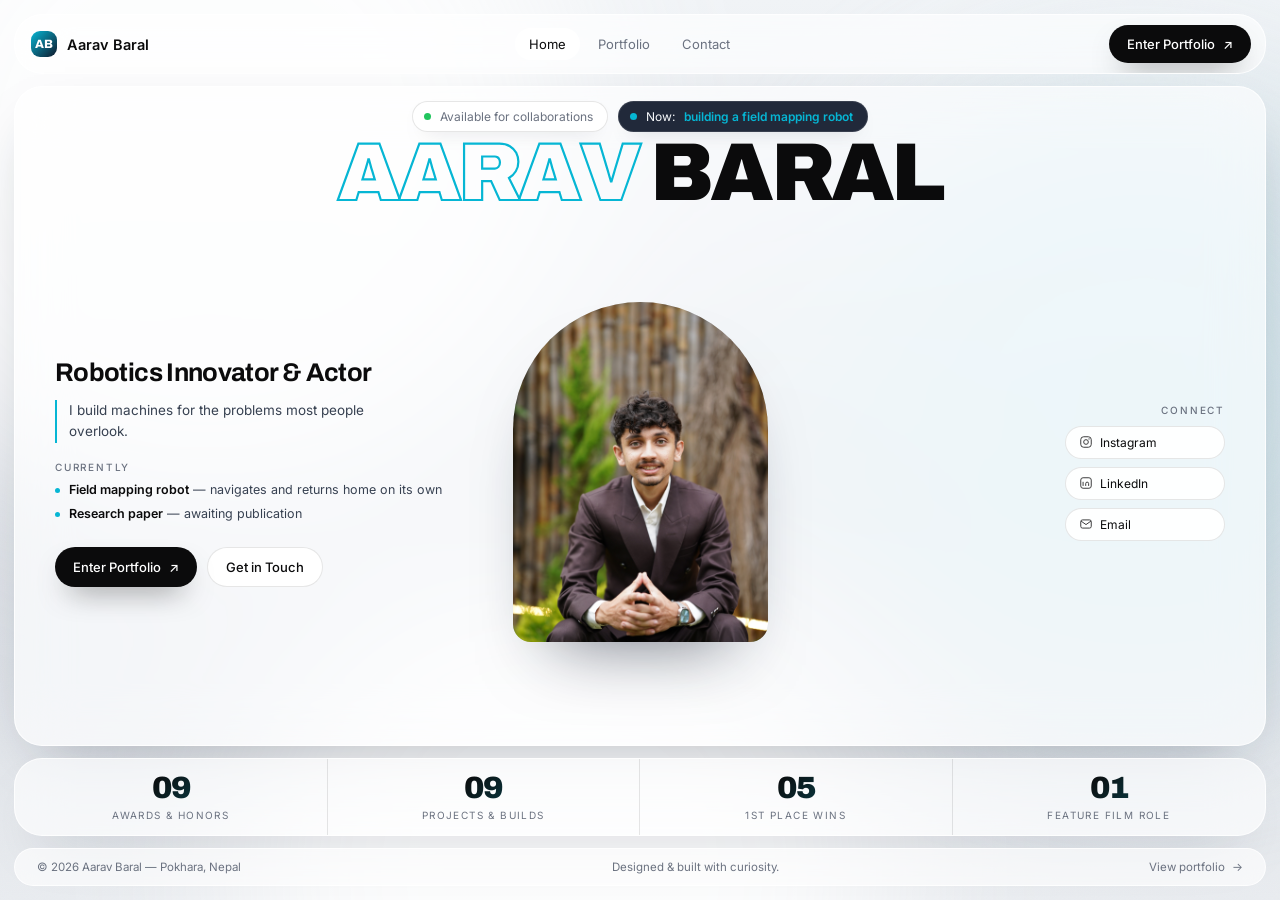
<file: index.html>
<!DOCTYPE html>
<html lang="en">
<head>
<meta charset="UTF-8" />
<meta name="viewport" content="width=device-width, initial-scale=1" />
<title>Aarav Baral — Home</title>
<link rel="preconnect" href="https://fonts.googleapis.com">
<link rel="preconnect" href="https://fonts.gstatic.com" crossorigin>
<link href="https://fonts.googleapis.com/css2?family=Archivo:wght@400;600;700;800;900&family=Inter:wght@300;400;500;600&display=swap" rel="stylesheet">

<style>
:root{
  --bg:#dfe3e8;--ink:#0b0b0c;--muted:#6b7280;--line:rgba(11,11,12,.10);
  --dark:#0f172a;--cyan:#06b6d4;--amber:#f59e0b;--r-lg:28px;
  --shadow:0 24px 60px -30px rgba(15,23,42,.35);
  --ease:cubic-bezier(.2,.7,.2,1);--ease-out:cubic-bezier(.16,1,.3,1);
}
*{margin:0;padding:0;box-sizing:border-box}
html,body{height:100%}
html{scroll-behavior:smooth}
body{font-family:'Inter',system-ui,-apple-system,sans-serif;background:var(--bg);color:var(--ink);
  -webkit-font-smoothing:antialiased;padding:14px;height:100vh;overflow:hidden;display:flex;flex-direction:column}
img{display:block;max-width:100%}
a{color:inherit;text-decoration:none}
button{font:inherit;color:inherit;background:none;border:none;cursor:pointer}
::selection{background:var(--cyan);color:#fff}

.bg{position:fixed;inset:0;z-index:-1;overflow:hidden;background:linear-gradient(180deg,#f0f3f6 0%,#d6dbe2 55%,#e8ebef 100%)}
.bg i{position:absolute;border-radius:50%;filter:blur(90px);opacity:.85;animation:drift 20s ease-in-out infinite}
.bg i:nth-child(1){width:60vw;height:60vw;left:-14vw;top:-18vw;background:#fff}
.bg i:nth-child(2){width:46vw;height:46vw;right:-12vw;top:8vw;background:#cfe3ea;animation-delay:-6s}
.bg i:nth-child(3){width:52vw;height:52vw;left:18vw;bottom:-24vw;background:#fff;animation-delay:-12s}
@keyframes drift{0%,100%{transform:translate(0,0) scale(1)}33%{transform:translate(4vw,-3vw) scale(1.1)}66%{transform:translate(-3vw,3vw) scale(1.05)}}

.grain{position:fixed;inset:0;z-index:2;pointer-events:none;opacity:.32;mix-blend-mode:overlay;
  background-image:url("data:image/svg+xml;utf8,<svg xmlns='http://www.w3.org/2000/svg' width='200' height='200'><filter id='n'><feTurbulence type='fractalNoise' baseFrequency='.9' numOctaves='2' stitchTiles='stitch'/></filter><rect width='100%25' height='100%25' filter='url(%23n)' opacity='.5'/></svg>");
  animation:grainShift 8s steps(6) infinite}
@keyframes grainShift{0%{transform:translate(0,0)}20%{transform:translate(-2%,1%)}40%{transform:translate(1%,-2%)}60%{transform:translate(-1%,2%)}80%{transform:translate(2%,1%)}100%{transform:translate(0,0)}}

.shell{max-width:1400px;margin:0 auto;flex:1;min-height:0;width:100%;display:flex;flex-direction:column;gap:12px;position:relative;z-index:3}
.panel{position:relative;background:rgba(255,255,255,.66);backdrop-filter:blur(26px) saturate(150%);
  -webkit-backdrop-filter:blur(26px) saturate(150%);border:1px solid rgba(255,255,255,.8);
  border-radius:var(--r-lg);box-shadow:var(--shadow);overflow:hidden}

@keyframes panelIn{from{opacity:0;transform:translateY(28px) scale(.98)}to{opacity:1;transform:none}}
@keyframes fadeUp{from{opacity:0;transform:translateY(20px)}to{opacity:1;transform:none}}
@keyframes fadeLeft{from{opacity:0;transform:translateX(-20px)}to{opacity:1;transform:none}}
@keyframes fadeRight{from{opacity:0;transform:translateX(20px)}to{opacity:1;transform:none}}
@keyframes letterDrop{0%{opacity:0;transform:translateY(-40%) rotateX(-60deg)}60%{opacity:1}100%{opacity:1;transform:none}}
@keyframes portraitIn{0%{opacity:0;transform:translateY(30px) scale(.9)}70%{opacity:1}100%{opacity:1;transform:none}}

.nav{animation:panelIn .7s var(--ease-out) 0s both}
.home-hero{animation:panelIn .8s var(--ease-out) .1s both}
.home-stats{animation:panelIn .8s var(--ease-out) .3s both}
.foot{animation:panelIn .8s var(--ease-out) .4s both}

.btn{position:relative;overflow:hidden;display:inline-flex;align-items:center;gap:8px;padding:11px 18px;
  border-radius:999px;font-size:13px;font-weight:500;
  transition:transform .35s var(--ease),box-shadow .35s var(--ease),background .35s var(--ease);white-space:nowrap}
.btn::before{content:'';position:absolute;inset:0;background:linear-gradient(120deg,transparent 30%,rgba(255,255,255,.35) 50%,transparent 70%);
  transform:translateX(-150%);transition:transform .8s var(--ease);pointer-events:none}
.btn:hover::before{transform:translateX(150%)}
.btn-dark{background:var(--ink);color:#fff;box-shadow:0 14px 30px -14px rgba(11,11,12,.7)}
.btn-dark:hover{box-shadow:0 20px 38px -14px rgba(6,182,212,.75);background:#101014}
.btn-ghost{background:rgba(255,255,255,.9);border:1px solid var(--line);color:var(--ink)}
.btn-ghost:hover{border-color:rgba(6,182,212,.55);box-shadow:0 14px 30px -18px rgba(6,182,212,.8)}
.btn .arw{transition:transform .3s var(--ease)}
.btn:hover .arw{transform:translate(3px,-3px)}

.pill{display:inline-flex;align-items:center;gap:7px;padding:8px 13px;border-radius:999px;
  background:rgba(255,255,255,.92);border:1px solid var(--line);font-size:12px;
  transition:.3s var(--ease);position:relative;overflow:hidden;color:var(--ink)}
.pill:hover{border-color:rgba(6,182,212,.55);box-shadow:0 12px 26px -16px rgba(6,182,212,.9);transform:translateY(-2px)}
.pill svg{width:14px;height:14px;flex:none;opacity:.8}

.status-chips{display:flex;justify-content:center;gap:10px;flex-wrap:wrap}
.pill-available{display:inline-flex;align-items:center;gap:9px;padding:7px 14px 7px 11px;border-radius:999px;
  background:rgba(255,255,255,.95);border:1px solid var(--line);font-size:12px;color:var(--muted);
  box-shadow:0 8px 20px -14px rgba(15,23,42,.5)}
.pill-available i{width:7px;height:7px;border-radius:50%;background:#22c55e;flex:none;
  box-shadow:0 0 0 0 rgba(34,197,94,.6);animation:pulse 2.2s infinite}
@keyframes pulse{0%{box-shadow:0 0 0 0 rgba(34,197,94,.55)}70%{box-shadow:0 0 0 9px rgba(34,197,94,0)}100%{box-shadow:0 0 0 0 rgba(34,197,94,0)}}
.pill-now{display:inline-flex;align-items:center;gap:9px;padding:7px 14px 7px 11px;border-radius:999px;
  background:rgba(15,23,42,.92);color:#f8fafc;font-size:12px;border:1px solid rgba(255,255,255,.1);
  box-shadow:0 8px 20px -14px rgba(15,23,42,.7)}
.pill-now b{font-weight:600;color:var(--cyan)}
.pill-now i{width:7px;height:7px;border-radius:50%;background:var(--cyan);flex:none;animation:pulse2 1.8s infinite}
@keyframes pulse2{0%{box-shadow:0 0 0 0 rgba(6,182,212,.6)}70%{box-shadow:0 0 0 8px rgba(6,182,212,0)}100%{box-shadow:0 0 0 0 rgba(6,182,212,0)}}

.nav{flex:0 0 auto;display:flex;align-items:center;justify-content:space-between;gap:20px;padding:10px 14px 10px 16px;position:relative}
.brand{display:flex;align-items:center;gap:10px;font-weight:600;font-size:14.5px}
.brand .mark{width:26px;height:26px;border-radius:9px;flex:none;background:linear-gradient(135deg,var(--cyan),var(--dark));
  display:grid;place-items:center;color:#fff;font-size:12px;font-weight:800;font-family:'Archivo',sans-serif;
  transition:transform .6s var(--ease-out)}
.brand:hover .mark{transform:rotate(-8deg) scale(1.1)}
.nav-links{display:flex;align-items:center;gap:4px}
.nav-links a{position:relative;padding:8px 14px;border-radius:999px;font-size:13px;color:var(--muted);
  transition:color .28s var(--ease),background .28s var(--ease)}
.nav-links a::after{content:'';position:absolute;left:14px;right:14px;bottom:6px;height:1.5px;background:var(--cyan);
  transform:scaleX(0);transform-origin:left;transition:transform .4s var(--ease-out);border-radius:2px}
.nav-links a:hover{color:var(--ink)}
.nav-links a:hover::after{transform:scaleX(1)}
.nav-links a.active{color:var(--ink);background:rgba(255,255,255,.9)}

.nav-right{display:flex;align-items:center;gap:8px}

.mobile-menu{display:none;position:relative}

.mobile-menu summary{
  list-style:none;
  width:38px;height:38px;border-radius:50%;
  background:rgba(255,255,255,.9);border:1px solid var(--line);
  display:grid;place-items:center;
  cursor:pointer;
  transition:.3s var(--ease);
}
.mobile-menu summary::-webkit-details-marker{display:none}
.mobile-menu summary:hover{background:var(--ink);color:#fff}
.mobile-menu summary svg{width:18px;height:18px}

.mobile-menu[open] summary{background:var(--ink);color:#fff}

.mobile-menu-panel{
  position:absolute;
  top:calc(100% + 10px);
  right:0;
  min-width:220px;
  display:flex;flex-direction:column;
  gap:2px;
  padding:10px;
  background:#ffffff;
  border:1px solid var(--line);
  border-radius:16px;
  box-shadow:0 20px 40px -20px rgba(15,23,42,.4);
  z-index:500;
}
.mobile-menu-panel a{
  padding:12px 16px;
  border-radius:10px;
  font-size:14.5px;
  color:var(--ink);
  transition:.2s var(--ease);
}
.mobile-menu-panel a:hover{background:#f2f4f7}
.mobile-menu-panel a.active{background:var(--ink);color:#fff}

@media (max-width:860px){
  .nav-links{display:none !important}
  .mobile-menu{display:block}
}

.home-hero{flex:1;min-height:0;display:flex;flex-direction:column;gap:6px;padding:14px 40px 18px}
.hero-top{display:flex;justify-content:center;flex:0 0 auto;animation:fadeUp .8s var(--ease-out) .3s both}

.hero-name{flex:0 0 auto;font-family:'Archivo',sans-serif;font-weight:900;
  font-size:clamp(38px,6.4vw,100px);line-height:.85;letter-spacing:-.045em;text-align:center;
  text-transform:uppercase;user-select:none;perspective:1000px}
.hero-name .word{display:inline-block}
.hero-name .l{display:inline-block;animation:letterDrop .9s var(--ease-out) both}
.hero-name .l:nth-child(1){animation-delay:.4s}
.hero-name .l:nth-child(2){animation-delay:.46s}
.hero-name .l:nth-child(3){animation-delay:.52s}
.hero-name .l:nth-child(4){animation-delay:.58s}
.hero-name .l:nth-child(5){animation-delay:.64s}
.hero-name .word:nth-child(2) .l:nth-child(1){animation-delay:.72s}
.hero-name .word:nth-child(2) .l:nth-child(2){animation-delay:.78s}
.hero-name .word:nth-child(2) .l:nth-child(3){animation-delay:.84s}
.hero-name .word:nth-child(2) .l:nth-child(4){animation-delay:.90s}
.hero-name .word:nth-child(2) .l:nth-child(5){animation-delay:.96s}
.hero-name .outline{color:transparent;-webkit-text-stroke:2.2px var(--cyan);transition:-webkit-text-stroke-color .5s var(--ease)}
.hero-name .outline:hover{-webkit-text-stroke-color:var(--ink)}
.hero-name .solid{color:var(--ink)}

.hero-grid{
  flex:1;min-height:0;
  display:grid;
  grid-template-columns:1fr auto 1fr;
  align-items:center;
  gap:36px;
  padding-top:4px;
  max-width:1240px;
  margin:0 auto;
  width:100%;
}

.hero-left{
  display:flex;flex-direction:column;gap:12px;
  animation:fadeLeft .9s var(--ease-out) .55s both;
  max-width:40ch;
}
.hero-left h2{
  font-family:'Archivo',sans-serif;font-weight:700;
  font-size:clamp(19px,2vw,26px);
  letter-spacing:-.025em;line-height:1.18;
}
.hero-mission{
  font-size:13.5px;line-height:1.6;color:#374151;
  padding-left:12px;
  border-left:2.5px solid var(--cyan);
  max-width:38ch;
}
.hero-currently{margin-top:6px}
.hero-currently h4{
  font-size:10px;letter-spacing:.18em;text-transform:uppercase;
  color:var(--muted);margin-bottom:8px;font-weight:500;
}
.hero-currently ul{list-style:none;display:flex;flex-direction:column;gap:5px}
.hero-currently li{
  font-size:12.5px;line-height:1.5;
  color:#374151;
  padding-left:14px;position:relative;
}
.hero-currently li::before{
  content:'';position:absolute;left:0;top:7px;
  width:5px;height:5px;border-radius:50%;background:var(--cyan);
}
.hero-currently li strong{font-weight:600;color:var(--ink)}
.home-ctas{display:flex;gap:10px;flex-wrap:wrap;margin-top:12px}

.home-portrait{
  justify-self:center;
  height:100%;
  max-height:340px;
  aspect-ratio:3/4;
  width:auto;
  border-radius:170px 170px 24px 24px;
  overflow:hidden;position:relative;
  background:linear-gradient(165deg,#e9edf1,#bfc9d3);
  box-shadow:0 40px 70px -40px rgba(15,23,42,.6);
  animation:portraitIn 1s var(--ease-out) .35s both,glow 6s ease-in-out 1.4s infinite;
  transition:transform .5s var(--ease);will-change:transform;
}
@keyframes glow{0%,100%{box-shadow:0 40px 70px -40px rgba(15,23,42,.6)}50%{box-shadow:0 50px 80px -40px rgba(6,182,212,.45)}}
.home-portrait img{width:100%;height:100%;object-fit:cover;object-position:top center;transition:transform .8s var(--ease-out)}
.home-portrait:hover{transform:translateY(-4px)}
.home-portrait:hover img{transform:scale(1.04)}

.hero-right{
  display:flex;flex-direction:column;gap:8px;
  justify-self:end;
  animation:fadeRight .9s var(--ease-out) .9s both;
  min-width:160px;
}
.hero-right h4{
  font-size:10px;letter-spacing:.18em;text-transform:uppercase;
  color:var(--muted);margin-bottom:2px;font-weight:500;
  text-align:right;
}
.hero-right .pill{
  min-width:140px;
  justify-content:flex-start;
  animation:fadeRight .7s var(--ease-out) both;
}
.hero-right .pill:nth-child(2){animation-delay:1s}
.hero-right .pill:nth-child(3){animation-delay:1.1s}
.hero-right .pill:nth-child(4){animation-delay:1.2s}

.home-stats{flex:0 0 auto;display:grid;grid-template-columns:repeat(4,1fr);padding:0}
.home-stats .stat{padding:14px 18px;text-align:center;border-right:1px solid var(--line);position:relative;
  overflow:hidden;transition:background .35s var(--ease)}
.home-stats .stat:last-child{border-right:none}
.home-stats .stat::after{content:'';position:absolute;left:50%;bottom:0;width:0;height:2px;
  background:linear-gradient(90deg,var(--cyan),var(--amber));transform:translateX(-50%);transition:width .5s var(--ease-out)}
.home-stats .stat:hover{background:rgba(255,255,255,.5)}
.home-stats .stat:hover::after{width:100%}
.stat-n{display:block;font-family:'Archivo',sans-serif;font-weight:900;font-size:clamp(24px,2.4vw,34px);
  letter-spacing:-.03em;line-height:1;background:linear-gradient(135deg,var(--ink) 40%,var(--cyan) 130%);
  -webkit-background-clip:text;background-clip:text;color:transparent;font-variant-numeric:tabular-nums;
  transition:transform .4s var(--ease-out)}
.home-stats .stat:hover .stat-n{transform:scale(1.06)}
.stat-l{display:block;margin-top:5px;font-size:10px;letter-spacing:.14em;text-transform:uppercase;color:var(--muted)}

.foot{flex:0 0 auto;display:flex;align-items:center;justify-content:space-between;gap:16px;flex-wrap:wrap;
  padding:11px 22px;font-size:11.5px;color:var(--muted)}
.foot a:hover{color:var(--ink)}
.foot .top{display:inline-flex;align-items:center;gap:7px}

@media (max-width:1024px){
  .hero-grid{grid-template-columns:1fr;gap:26px;justify-items:center;text-align:center}
  .hero-left{align-items:center;text-align:center;max-width:52ch}
  .hero-mission{text-align:left}
  .hero-currently{text-align:left;width:100%}
  .home-ctas{justify-content:center}
  .home-portrait{order:-1;max-height:280px;width:min(60vw,240px);height:auto}
  .hero-right{justify-self:center;flex-direction:row;flex-wrap:wrap;justify-content:center;min-width:0}
  .hero-right h4{display:none}
  .hero-right .pill{min-width:0}
}
@media (max-width:860px){
  body{height:auto;min-height:100vh;overflow-y:auto;padding:12px}
  .shell{height:auto}
  .nav{padding:10px 12px 10px 14px}
  .home-hero{padding:20px 22px 26px;gap:14px}
  .hero-name{font-size:clamp(36px,12vw,76px)}
  .home-stats{grid-template-columns:1fr 1fr}
  .home-stats .stat:nth-child(2){border-right:none}
  .home-stats .stat:nth-child(1),.home-stats .stat:nth-child(2){border-bottom:1px solid var(--line)}
  .foot{justify-content:center;text-align:center}
  .grain{opacity:.18}
}
@media (prefers-reduced-motion:reduce){
  *,*::before,*::after{animation-duration:.001ms !important;animation-iteration-count:1 !important;transition-duration:.001ms !important}
}
</style>
</head>
<body>

<div class="bg" aria-hidden="true"><i></i><i></i><i></i></div>
<div class="grain" aria-hidden="true"></div>

<div class="shell">

  <nav class="panel nav">
    <a href="index.html" class="brand"><span class="mark">AB</span> Aarav Baral</a>
    <div class="nav-links">
      <a href="index.html" class="active">Home</a>
      <a href="portfolio.html">Portfolio</a>
      <a href="portfolio.html">Contact</a>
    </div>
    <div class="nav-right">
      <a href="portfolio.html" class="btn btn-dark magnetic">Enter Portfolio <span class="arw">↗</span></a>
      <details class="mobile-menu">
        <summary aria-label="Menu">
          <svg viewBox="0 0 24 24" fill="none" stroke="currentColor" stroke-width="2">
            <path d="M3 6h18M3 12h18M3 18h18"/>
          </svg>
        </summary>
        <div class="mobile-menu-panel">
          <a href="index.html" class="active">Home</a>
          <a href="portfolio.html">Portfolio</a>
          <a href="portfolio.html">Contact</a>
        </div>
      </details>
    </div>
  </nav>

  <section class="panel home-hero">
    <div class="hero-top">
      <div class="status-chips">
        <span class="pill-available"><i></i> Available for collaborations</span>
        <span class="pill-now"><i></i> Now: <b>building a field mapping robot</b></span>
      </div>
    </div>

    <h1 class="hero-name" aria-label="Aarav Baral">
      <span class="word" aria-hidden="true">
        <span class="l outline">A</span><span class="l outline">A</span><span class="l outline">R</span><span class="l outline">A</span><span class="l outline">V</span>
      </span>
      <span class="word" aria-hidden="true">
        <span class="l solid">B</span><span class="l solid">A</span><span class="l solid">R</span><span class="l solid">A</span><span class="l solid">L</span>
      </span>
    </h1>

    <div class="hero-grid">

      <div class="hero-left">
        <h2>Robotics Innovator &amp; Actor</h2>

        <p class="hero-mission">
          I build machines for the problems most people overlook.
        </p>

        <div class="hero-currently">
          <h4>Currently</h4>
          <ul>
            <li><strong>Field mapping robot</strong> — navigates and returns home on its own</li>
            <li><strong>Research paper</strong> — awaiting publication</li>
          </ul>
        </div>

        <div class="home-ctas">
          <a href="portfolio.html" class="btn btn-dark magnetic">Enter Portfolio <span class="arw">↗</span></a>
          <a href="portfolio.html" class="btn btn-ghost magnetic">Get in Touch</a>
        </div>
      </div>

      <div class="home-portrait" id="portrait">
        <img src="photo/1.jpg" alt="Portrait of Aarav Baral" onerror="this.remove()">
      </div>

      <div class="hero-right">
        <h4>Connect</h4>
        <a class="pill" href="https://instagram.com/aarav_baral" target="_blank" rel="noopener">
          <svg viewBox="0 0 24 24" fill="none" stroke="currentColor" stroke-width="1.7"><rect x="3" y="3" width="18" height="18" rx="5"/><circle cx="12" cy="12" r="4"/><circle cx="17.2" cy="6.8" r="1.1" fill="currentColor" stroke="none"/></svg>
          Instagram
        </a>
        <a class="pill" href="https://www.linkedin.com/in/aarav-baral" target="_blank" rel="noopener">
          <svg viewBox="0 0 24 24" fill="none" stroke="currentColor" stroke-width="1.7"><rect x="3" y="3" width="18" height="18" rx="4"/><path d="M7 10v7M7 7v.01M11.5 17v-4a2.5 2.5 0 0 1 5 0v4"/></svg>
          LinkedIn
        </a>
        <a class="pill" href="mailto:baralaarav5625@gmail.com">
          <svg viewBox="0 0 24 24" fill="none" stroke="currentColor" stroke-width="1.7"><rect x="3" y="5" width="18" height="14" rx="3"/><path d="m3.5 7 8.5 6 8.5-6"/></svg>
          Email
        </a>
      </div>

    </div>
  </section>

  <section class="panel home-stats">
    <div class="stat"><span class="stat-n" data-target="9">0</span><span class="stat-l">Awards &amp; Honors</span></div>
    <div class="stat"><span class="stat-n" data-target="9">0</span><span class="stat-l">Projects &amp; Builds</span></div>
    <div class="stat"><span class="stat-n" data-target="5">0</span><span class="stat-l">1st Place Wins</span></div>
    <div class="stat"><span class="stat-n" data-target="1">0</span><span class="stat-l">Feature Film Role</span></div>
  </section>

  <footer class="panel foot">
    <span>© <span id="yr"></span> Aarav Baral — Pokhara, Nepal</span>
    <span>Designed &amp; built with curiosity.</span>
    <a class="top magnetic" href="portfolio.html">View portfolio <span class="arw">→</span></a>
  </footer>

</div>

<script>
document.getElementById('yr').textContent = new Date().getFullYear();

document.querySelectorAll('.stat-n').forEach(el => {
  const target = Number(el.dataset.target || 0);
  const duration = 1400;
  const start = performance.now();
  const pad = 2;
  function tick(now){
    const t = Math.min(1, (now - start) / duration);
    const eased = 1 - Math.pow(1 - t, 3);
    const val = Math.round(eased * target);
    el.textContent = String(val).padStart(pad, '0');
    if (t < 1) requestAnimationFrame(tick);
    else el.textContent = String(target).padStart(pad, '0');
  }
  setTimeout(() => requestAnimationFrame(tick), 700);
});

/* Magnetic buttons — still work without custom cursor */
document.querySelectorAll('.magnetic').forEach(el => {
  const strength = 12;
  el.addEventListener('mousemove', e => {
    const r = el.getBoundingClientRect();
    const x = e.clientX - r.left - r.width  / 2;
    const y = e.clientY - r.top  - r.height / 2;
    el.style.transform = `translate(${x / r.width  * strength}px, ${y / r.height * strength}px)`;
  });
  el.addEventListener('mouseleave', () => { el.style.transform = ''; });
});

/* Close mobile menu when link clicked */
document.querySelectorAll('.mobile-menu-panel a').forEach(a => {
  a.addEventListener('click', () => {
    const menu = a.closest('.mobile-menu');
    if (menu) menu.removeAttribute('open');
  });
});
</script>
</body>
</html>
</file>
